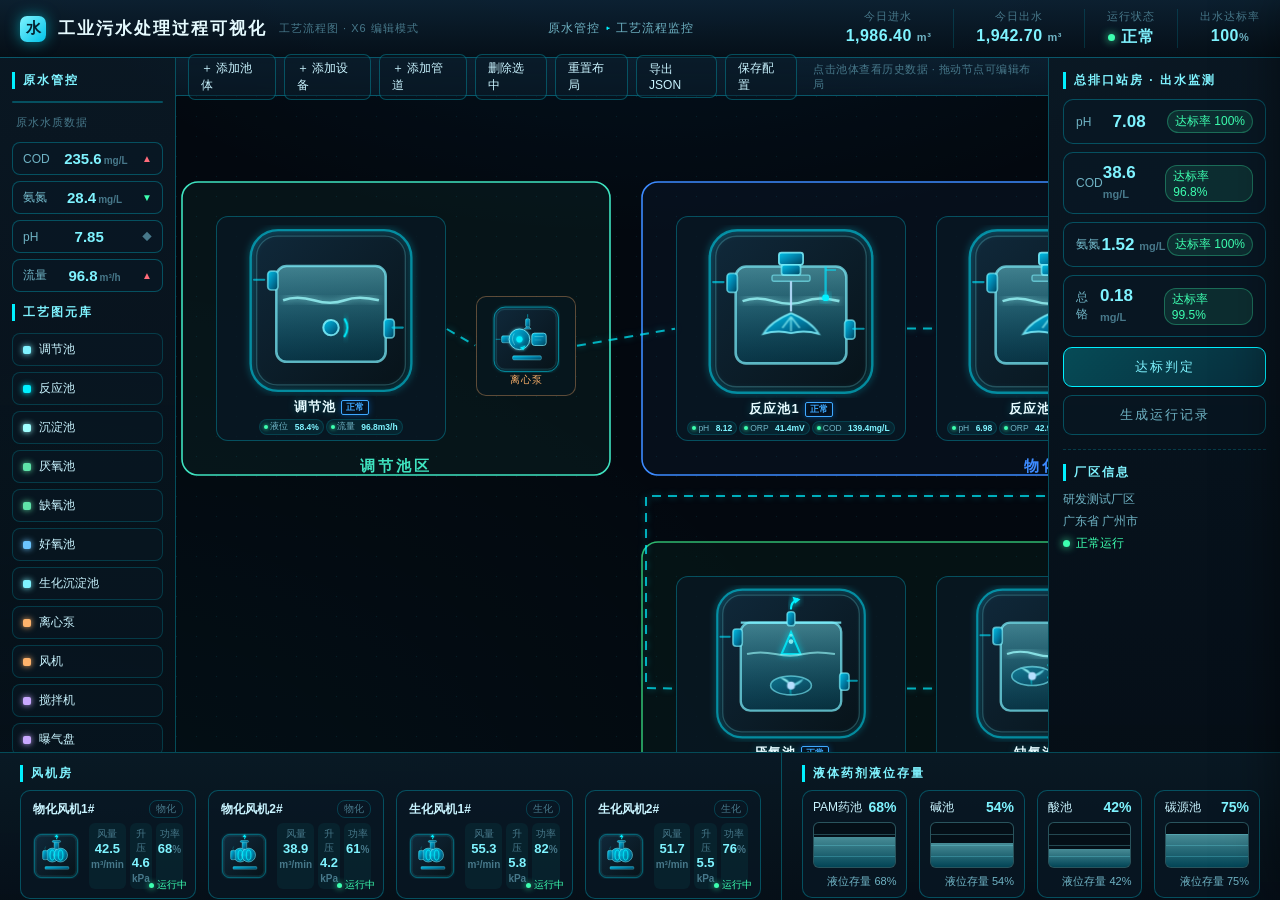
<file: index.html>
<!DOCTYPE html>
<html lang="zh-CN">
<head>
<meta charset="UTF-8">
<meta name="viewport" content="width=device-width, initial-scale=1.0">
<title>工业污水处理过程可视化 · 工艺流程编辑</title>
<link rel="stylesheet" href="css/style.css?v=20260908l">
</head>
<body>

<!-- ===================== 顶栏 ===================== -->
<header class="topbar">
  <div class="topbar-left">
    <div class="logo-mark"></div>
    <div class="logo-title">工业污水处理过程可视化</div>
    <div class="logo-sub">工艺流程图 · X6 编辑模式</div>
  </div>
  <div class="topbar-mid">
    <span class="nav-hint">原水管控 <i class="nav-arrow">▸</i> 工艺流程监控</span>
  </div>
  <div class="topbar-right">
    <div class="stat"><label>今日进水</label><b>1,986.40 <i>m³</i></b></div>
    <div class="stat"><label>今日出水</label><b>1,942.70 <i>m³</i></b></div>
    <div class="stat"><label>运行状态</label><b class="ok-badge"><span class="dot"></span>正常</b></div>
    <div class="stat"><label>出水达标率</label><b>100<i>%</i></b></div>
  </div>
</header>

<!-- ===================== 主体三栏 ===================== -->
<div class="main">

  <!-- 左栏：原水管控 -->
  <aside class="leftnav">
    <div class="nav-caption">原水管控</div>
    <div class="nav-switch" id="sourceSwitch">
      <div class="switch-opt active" data-mode="station"><span class="switch-ico">◈</span>在线监测站房</div>
      <div class="switch-opt" data-mode="device"><span class="switch-ico">◉</span>原水管控装置</div>
    </div>
    <div class="nav-data-title">原水水质数据</div>
    <div class="nav-data" id="navData"><!-- JS 渲染 COD/氨氮/pH/流量 --></div>

    <div class="nav-caption">工艺图元库</div>
    <div class="stencil" id="stencil">
      <div class="stencil-item" data-svg="调节池"><span class="sdot" style="--c:#7FF3FF"></span>调节池</div>
      <div class="stencil-item" data-svg="反应池"><span class="sdot" style="--c:#00F0FF"></span>反应池</div>
      <div class="stencil-item" data-svg="沉淀池"><span class="sdot" style="--c:#9FFFFF"></span>沉淀池</div>
      <div class="stencil-item" data-svg="厌氧池"><span class="sdot" style="--c:#5FE3A8"></span>厌氧池</div>
      <div class="stencil-item" data-svg="缺氧池"><span class="sdot" style="--c:#5FE3A8"></span>缺氧池</div>
      <div class="stencil-item" data-svg="好氧池"><span class="sdot" style="--c:#6BC5FF"></span>好氧池</div>
      <div class="stencil-item" data-svg="二沉池"><span class="sdot" style="--c:#7FF3FF"></span>生化沉淀池</div>
      <div class="stencil-item" data-svg="水泵"><span class="sdot" style="--c:#FFB36B"></span>离心泵</div>
      <div class="stencil-item" data-svg="风机"><span class="sdot" style="--c:#FFB36B"></span>风机</div>
      <div class="stencil-item" data-svg="搅拌机"><span class="sdot" style="--c:#C9A8FF"></span>搅拌机</div>
      <div class="stencil-item" data-svg="曝气盘"><span class="sdot" style="--c:#C9A8FF"></span>曝气盘</div>
    </div>
    <div class="stencil-tip">点击图元添加至画布，节点可拖动，选中后 Delete 删除</div>
  </aside>

  <!-- 中栏：X6 画布 -->
  <section class="canvas-wrap">
    <div class="canvas-toolbar" id="canvasToolbar">
      <span class="tool-btn" data-act="add-pool">＋ 添加池体</span>
      <span class="tool-btn" data-act="add-device">＋ 添加设备</span>
      <span class="tool-btn" data-act="add-pipe">＋ 添加管道</span>
      <span class="tool-btn danger" data-act="del">删除选中</span>
      <span class="tool-btn" data-act="reset">重置布局</span>
      <span class="tool-btn" data-act="export">导出JSON</span>
      <span class="tool-btn primary" data-act="save">保存配置</span>
      <span class="toolbar-spacer"></span>
      <span class="canvas-hint">点击池体查看历史数据 · 拖动节点可编辑布局</span>
    </div>
    <div class="canvas-container" id="graphContainer"></div>
  </section>

  <!-- 右栏：总排口站房 -->
  <aside class="rightpanel">
    <div class="rp-title">总排口站房 · 出水监测</div>
    <div class="outlet-list" id="outletList">
      <!-- JS 渲染 -->
    </div>
    <div class="outlet-btns">
      <button class="btn-stand" id="btnStand">达标判定</button>
      <button class="btn-export" id="btnExport">生成运行记录</button>
    </div>
    <div class="rp-divider"></div>
    <div class="rp-title">厂区信息</div>
    <div class="plant-info">
      <div>研发测试厂区</div>
      <div>广东省 广州市</div>
      <div class="plant-status"><span class="dot"></span>正常运行</div>
    </div>
  </aside>
</div>

<!-- ===================== 底部：风机房 + 药剂 ===================== -->
<div class="bottombar">
  <div class="fans-section">
    <div class="bb-title">风机房</div>
    <div class="fans-grid" id="fansGrid">
      <!-- JS 渲染 -->
    </div>
  </div>
  <div class="chem-section">
    <div class="bb-title">液体药剂液位存量</div>
    <div class="chem-grid" id="chemGrid">
      <!-- JS 渲染 -->
    </div>
  </div>
</div>

<!-- ===================== 池体详情抽屉 ===================== -->
<div class="drawer-mask" id="drawerMask"></div>
<aside class="drawer" id="drawer">
  <div class="drawer-head">
    <div>
      <div class="drawer-title" id="drawerTitle">调节池</div>
      <div class="drawer-sub" id="drawerSub">历史数据 · 过程设备 vs 化验室</div>
    </div>
    <button class="drawer-close" id="drawerClose">×</button>
  </div>

  <div class="drawer-body">
    <div class="param-tabs" id="paramTabs">
      <!-- JS 渲染 参数切换 -->
    </div>
    <div class="time-range" id="timeRange">
      <span data-range="24h" class="active">近24小时</span>
      <span data-range="7d">近7天</span>
      <span data-range="30d">近30天</span>
    </div>
    <div class="chart-box">
      <div class="chart-legend">
        <span class="lg lg-proc"><i></i>过程监测设备</span>
        <span class="lg lg-lab"><i></i>化验室数据</span>
        <span class="lg-lg" id="chartUnit"></span>
      </div>
      <div class="chart" id="chart"></div>
    </div>
    <div class="data-table-wrap">
      <div class="dt-title">最近化验室数据</div>
      <table class="data-table" id="dataTable">
        <thead><tr><th>时间</th><th>化验值</th><th>过程设备值</th><th>偏差</th></tr></thead>
        <tbody></tbody>
      </table>
    </div>
  </div>
</aside>

<!-- 图元选择弹层（添加池体/设备） -->
<div class="modal-mask" id="modalMask">
  <div class="modal">
    <div class="modal-title" id="modalTitle">添加池体</div>
    <div class="modal-grid" id="modalGrid"></div>
    <div class="modal-foot"><button class="modal-cancel" id="modalCancel">取消</button></div>
  </div>
</div>

<!-- X6 v2.19.2 UMD（本地内置，避免 jsdelivr 不可达时白屏） -->
<script src="js/vendor/x6.min.js?v=20260921"></script>
<!-- ECharts 5.5.1 UMD（本地内置） -->
<script src="js/vendor/echarts.min.js?v=20260921"></script>
<script src="js/svg-assets.js?v=20260908l"></script>
<script src="js/mock-data.js?v=20260908l"></script>
<script src="js/app.js?v=20260908l"></script>
</body>
</html>
</file>
<file: css/style.css>
/* ============================================================
   工业污水处理过程可视化 · 工艺流程编辑页（X6）
   深空青科技风（青色渐变 + 外发光 + 线框）
   ============================================================ */

:root {
  --bg-deep: #04090f;
  --bg-panel: #0a1a26;
  --bg-card: rgba(9, 24, 36, .72);
  --line: rgba(0, 229, 255, .28);
  --cyan: #00f0ff;
  --cyan-soft: #7ff3ff;
  --cyan-dim: #00c2e8;
  --amber: #ffb36b;
  --green: #5fe3a8;
  --text: #c9f4ff;
  --text-dim: #6fb3c4;
  --text-faint: #47788a;
  --ok: #3dffb0;
  --warn: #ffcf5c;
  --err: #ff6b7a;
  --font: "Microsoft YaHei", "PingFang SC", "Helvetica Neue", sans-serif;
}

* { margin: 0; padding: 0; box-sizing: border-box; }

html, body {
  height: 100%;
  overflow: hidden;
  background: var(--bg-deep);
  color: var(--text);
  font-family: var(--font);
  font-size: 13px;
}

body {
  display: flex;
  flex-direction: column;
  background:
    radial-gradient(ellipse 80% 60% at 50% -10%, rgba(0, 120, 200, .18), transparent 60%),
    radial-gradient(ellipse at 0% 100%, rgba(0, 240, 255, .06), transparent 50%),
    var(--bg-deep);
}

/* 泛光文字 */
@keyframes pulseGlow {
  0%, 100% { opacity: 1; }
  50% { opacity: .6; }
}

/* ===================== 顶栏 ===================== */
.topbar {
  display: flex;
  align-items: center;
  height: 58px;
  padding: 0 20px;
  border-bottom: 1px solid var(--line);
  background: linear-gradient(180deg, rgba(13, 34, 51, .9), rgba(6, 15, 24, .9));
  flex-shrink: 0;
}
.topbar-left { display: flex; align-items: center; gap: 12px; min-width: 320px; }
.logo-mark {
  width: 26px; height: 26px; border-radius: 7px;
  background: linear-gradient(135deg, var(--cyan-soft), var(--cyan-dim));
  box-shadow: 0 0 14px rgba(0, 240, 255, .5);
  position: relative;
}
.logo-mark::after {
  content: "水"; position: absolute; inset: 0;
  display: flex; align-items: center; justify-content: center;
  color: #03202e; font-size: 15px; font-weight: 700;
}
.logo-title { font-size: 17px; font-weight: 600; letter-spacing: 2px; color: #e6fbff; }
.logo-sub { font-size: 11px; color: var(--text-faint); letter-spacing: 1px; }
.topbar-mid { flex: 1; text-align: center; }
.nav-hint { color: var(--text-dim); letter-spacing: 1px; font-size: 12px; }
.nav-arrow { color: var(--cyan); font-style: normal; }
.topbar-right { display: flex; gap: 22px; }
.stat { text-align: center; padding-left: 22px; border-left: 1px solid rgba(0,229,255,.15); }
.stat:first-child { border-left: none; }
.stat label { display: block; font-size: 11px; color: var(--text-faint); letter-spacing: 1px; margin-bottom: 3px; }
.stat b { font-size: 16px; font-weight: 600; color: var(--cyan-soft); letter-spacing: .5px; }
.stat b i { font-style: normal; font-size: 11px; color: var(--text-dim); }
.ok-badge { display: inline-flex; align-items: center; gap: 6px; }
.ok-badge .dot { width: 7px; height: 7px; border-radius: 50%; background: var(--ok); box-shadow: 0 0 8px var(--ok); animation: pulseGlow 2s infinite; }

/* ===================== 主体三栏 ===================== */
.main {
  flex: 1;
  display: flex;
  min-height: 0;
}

/* ---- 左栏 ---- */
.leftnav {
  width: 176px;
  flex-shrink: 0;
  border-right: 1px solid var(--line);
  background: linear-gradient(180deg, rgba(10, 26, 38, .85), rgba(6, 15, 24, .9));
  padding: 14px 12px;
  display: flex;
  flex-direction: column;
  gap: 12px;
  overflow-y: auto;
}
.nav-caption {
  font-size: 12px; font-weight: 600; letter-spacing: 2px; color: var(--cyan-soft);
  padding-left: 8px; border-left: 3px solid var(--cyan);
}
.nav-switch {
  background: var(--bg-card);
  border: 1px solid var(--line);
  border-radius: 10px;
  overflow: hidden;
}
.switch-opt {
  padding: 9px 12px;
  display: flex; align-items: center; gap: 8px;
  color: var(--text-dim); cursor: pointer;
  transition: background .15s, color .15s;
  font-size: 12px;
}
.switch-opt + .switch-opt { border-top: 1px solid rgba(0,229,255,.12); }
.switch-opt.active { background: rgba(0, 240, 255, .12); color: var(--cyan-soft); }
.switch-opt:hover:not(.active) { background: rgba(0, 240, 255, .06); }
.switch-ico { font-size: 13px; }
.switch-opt.active .switch-ico { text-shadow: 0 0 8px var(--cyan); }

.stencil { display: flex; flex-direction: column; gap: 6px; }
.stencil-item {
  display: flex; align-items: center; gap: 8px;
  padding: 7px 10px;
  border: 1px solid rgba(0,229,255,.18);
  border-radius: 8px;
  background: rgba(9, 24, 36, .5);
  cursor: pointer; user-select: none;
  color: var(--text); font-size: 12px;
  transition: all .15s;
}
.stencil-item:hover { border-color: var(--cyan); background: rgba(0,240,255,.08); transform: translateX(2px); }
.sdot { width: 8px; height: 8px; border-radius: 2px; background: var(--c, var(--cyan)); box-shadow: 0 0 6px var(--c, var(--cyan)); flex-shrink: 0; }
.stencil-tip { font-size: 11px; color: var(--text-faint); line-height: 1.6; padding: 2px 4px; }

/* 原水水质数据（COD/氨氮/pH/流量） */
.nav-data-title { font-size: 11px; color: var(--text-faint); letter-spacing: 1px; padding-left: 4px; }
.nav-data { display: flex; flex-direction: column; gap: 6px; }
.nav-data-item {
  background: var(--bg-card);
  border: 1px solid var(--line);
  border-radius: 8px;
  padding: 7px 10px;
  display: flex; align-items: center; justify-content: space-between;
}
.nav-data-item .nd-name { font-size: 12px; color: var(--text-dim); }
.nav-data-item .nd-val { font-size: 15px; font-weight: 600; color: var(--cyan-soft); }
.nav-data-item .nd-val i { font-style: normal; font-size: 10px; color: var(--text-faint); margin-left: 2px; }
.nav-data-item .nd-trend { font-size: 10px; }
.nav-data-item .trend-up { color: var(--err); }
.nav-data-item .trend-down { color: var(--ok); }
.nav-data-item .trend-flat { color: var(--text-faint); }

/* ---- 中栏 画布 ---- */
.canvas-wrap { flex: 1; position: relative; min-width: 0; background: rgba(4, 9, 15, .4); }
.canvas-toolbar {
  position: absolute; top: 0; left: 0; right: 0; z-index: 20;
  height: 38px;
  display: flex; align-items: center; gap: 8px;
  padding: 0 12px;
  background: linear-gradient(180deg, rgba(13,34,51,.85), rgba(13,34,51,.55));
  border-bottom: 1px solid var(--line);
  backdrop-filter: blur(4px);
}
.tool-btn {
  padding: 5px 12px;
  border: 1px solid var(--line);
  border-radius: 7px;
  color: var(--text); font-size: 12px;
  cursor: pointer; user-select: none;
  transition: all .15s;
  background: rgba(9,24,36,.5);
}
.tool-btn:hover { border-color: var(--cyan); color: var(--cyan-soft); background: rgba(0,240,255,.08); }
.tool-btn.active { border-color: var(--cyan); color: var(--cyan-soft); background: rgba(0,240,255,.18); box-shadow: 0 0 10px rgba(0,240,255,.35); }
.tool-btn.danger:hover { border-color: var(--err); color: var(--err); }
.toolbar-spacer { flex: 1; }
.canvas-hint { font-size: 11px; color: var(--text-faint); letter-spacing: .5px; }
.canvas-container { position: absolute; top: 38px; left: 0; right: 0; bottom: 0; }

.section-label {
  position: absolute; z-index: 5;
  font-size: 15px; font-weight: 600; letter-spacing: 6px;
  color: var(--cyan-soft);
  text-shadow: 0 0 12px rgba(0,240,255,.4);
  pointer-events: none;
  opacity: .85;
}
.section-label::after {
  content: ""; position: absolute; left: 78px; top: 50%;
  width: 60px; height: 1px; background: linear-gradient(90deg, var(--cyan), transparent);
}

/* X6 画布底色 */
.x6-graph { background: transparent; }

/* ===================== 右栏 总排口 ===================== */
.rightpanel {
  width: 232px;
  flex-shrink: 0;
  border-left: 1px solid var(--line);
  background: linear-gradient(180deg, rgba(10,26,38,.85), rgba(6,15,24,.9));
  padding: 14px 14px;
  display: flex; flex-direction: column; gap: 10px;
  overflow-y: auto;
}
.rp-title {
  font-size: 12px; font-weight: 600; letter-spacing: 2px; color: var(--cyan-soft);
  padding-left: 8px; border-left: 3px solid var(--cyan);
}
.outlet-list { display: flex; flex-direction: column; gap: 8px; }
.outlet-item {
  background: var(--bg-card);
  border: 1px solid var(--line);
  border-radius: 10px;
  padding: 10px 12px;
  display: flex; align-items: center; justify-content: space-between;
}
.outlet-item .o-name { font-size: 12px; color: var(--text-dim); }
.outlet-item .o-val { font-size: 17px; font-weight: 600; color: var(--cyan-soft); }
.outlet-item .o-val i { font-style: normal; font-size: 11px; color: var(--text-faint); }
.outlet-item .o-rate {
  font-size: 12px; color: var(--ok);
  background: rgba(61,255,176,.1);
  border: 1px solid rgba(61,255,176,.3);
  padding: 2px 7px; border-radius: 12px;
}
.outlet-item .o-rate.bad { color: var(--err); background: rgba(255,107,122,.1); border-color: rgba(255,107,122,.3); }
.outlet-btns { display: flex; flex-direction: column; gap: 8px; }
.btn-stand, .btn-export {
  padding: 10px;
  border-radius: 9px; font-size: 13px; cursor: pointer;
  letter-spacing: 2px; transition: all .15s;
}
.btn-stand {
  background: linear-gradient(135deg, rgba(0,240,255,.25), rgba(0,194,232,.15));
  border: 1px solid var(--cyan);
  color: var(--cyan-soft);
}
.btn-stand:hover { box-shadow: 0 0 16px rgba(0,240,255,.4); }
.btn-export {
  background: rgba(9,24,36,.5); border: 1px solid var(--line);
  color: var(--text-dim);
}
.btn-export:hover { border-color: var(--cyan); color: var(--cyan-soft); }
.rp-divider { border-top: 1px dashed rgba(0,229,255,.2); margin: 4px 0; }
.plant-info { display: flex; flex-direction: column; gap: 5px; font-size: 12px; color: var(--text-dim); }
.plant-status { display: flex; align-items: center; gap: 6px; color: var(--ok); }
.plant-status .dot { width: 7px; height: 7px; border-radius: 50%; background: var(--ok); box-shadow: 0 0 8px var(--ok); }

/* ===================== 底部 ===================== */
.bottombar {
  height: 148px;
  flex-shrink: 0;
  display: flex;
  border-top: 1px solid var(--line);
  background: linear-gradient(180deg, rgba(10,26,38,.9), rgba(6,15,24,.95));
}
.fans-section {
  flex: 1.4;
  padding: 12px 20px;
  display: flex; flex-direction: column; gap: 8px;
  border-right: 1px solid var(--line);
}
.chem-section {
  flex: 1;
  padding: 12px 20px;
  display: flex; flex-direction: column; gap: 8px;
}
.bb-title {
  font-size: 12px; font-weight: 600; letter-spacing: 2px; color: var(--cyan-soft);
  padding-left: 8px; border-left: 3px solid var(--cyan);
}
.fans-grid { display: flex; gap: 12px; flex: 1; }
.fan-card {
  flex: 1;
  background: var(--bg-card);
  border: 1px solid var(--line);
  border-radius: 10px;
  padding: 9px 12px;
  display: flex; flex-direction: column; gap: 5px;
  position: relative;
}
.fan-card .fan-head { display: flex; align-items: center; justify-content: space-between; }
.fan-card .fan-name { font-size: 12px; color: var(--text); font-weight: 600; }
.fan-card .fan-kind { font-size: 10px; color: var(--text-faint); border: 1px solid rgba(0,229,255,.2); padding: 1px 6px; border-radius: 8px; }
.fan-card .fan-body { display: flex; align-items: center; gap: 10px; }
.fan-svg { width: 46px; height: 46px; flex-shrink: 0; }
.fan-svg svg { width: 100%; height: 100%; }
.fan-metrics { flex: 1; display: grid; grid-template-columns: repeat(3, 1fr); gap: 4px; }
.fan-metric { text-align: center; background: rgba(0,240,255,.05); border-radius: 6px; padding: 4px 2px; }
.fan-metric label { display: block; font-size: 10px; color: var(--text-faint); }
.fan-metric b { font-size: 13px; color: var(--cyan-soft); font-weight: 600; }
.fan-metric b i { font-style: normal; font-size: 10px; color: var(--text-faint); }
.fan-state { position: absolute; right: 8px; bottom: 6px; font-size: 10px; color: var(--ok); }
.fan-state .dot { width: 5px; height: 5px; border-radius: 50%; background: var(--ok); display: inline-block; margin-right: 3px; box-shadow: 0 0 6px var(--ok); }

.chem-grid { display: flex; gap: 12px; flex: 1; }
.chem-card {
  flex: 1;
  background: var(--bg-card);
  border: 1px solid var(--line);
  border-radius: 10px;
  padding: 8px 10px;
  display: flex; flex-direction: column; gap: 6px;
}
.chem-name { font-size: 12px; color: var(--text); display: flex; justify-content: space-between; }
.chem-name b { color: var(--cyan-soft); font-size: 14px; }
.chem-tank { position: relative; height: 46px; background: rgba(0,0,0,.3); border: 1px solid rgba(127,243,255,.3); border-radius: 6px; overflow: hidden; }
.chem-tank .chem-fill { position: absolute; left: 0; right: 0; bottom: 0; background: linear-gradient(180deg, rgba(127,243,255,.6), rgba(0,194,232,.35)); transition: height .5s ease; }
.chem-tank .chem-scale {
  position: absolute; top: 25%; left: 0; right: 0; height: 1px; background: rgba(127,243,255,.25);
  box-shadow: 0 11px 0 rgba(127,243,255,.25), 0 22px 0 rgba(127,243,255,.25);
}
.chem-level { font-size: 11px; color: var(--text-dim); text-align: right; }

/* ===================== 抽屉（池体详情） ===================== */
.drawer-mask {
  position: fixed; inset: 0; z-index: 40;
  background: rgba(2, 8, 12, .55);
  opacity: 0; pointer-events: none;
  transition: opacity .25s;
}
.drawer-mask.show { opacity: 1; pointer-events: auto; }
.drawer {
  position: fixed; top: 0; right: -460px; bottom: 0; z-index: 50;
  width: 440px;
  background: linear-gradient(180deg, #0c1e2c, #071118);
  border-left: 1px solid var(--line);
  box-shadow: -18px 0 50px rgba(0,0,0,.5);
  transition: right .3s cubic-bezier(.22, .8, .36, 1);
  display: flex; flex-direction: column;
}
.drawer.show { right: 0; }
.drawer-head {
  padding: 18px 20px;
  border-bottom: 1px solid var(--line);
  display: flex; align-items: flex-start; justify-content: space-between;
  background: linear-gradient(90deg, rgba(0,240,255,.1), transparent);
}
.drawer-title { font-size: 18px; font-weight: 600; color: var(--cyan-soft); letter-spacing: 1px; }
.drawer-sub { font-size: 12px; color: var(--text-faint); margin-top: 3px; letter-spacing: 1px; }
.drawer-close {
  width: 30px; height: 30px; border-radius: 8px;
  border: 1px solid var(--line); background: rgba(9,24,36,.5);
  color: var(--text-dim); font-size: 18px; cursor: pointer;
  transition: all .15s;
}
.drawer-close:hover { border-color: var(--err); color: var(--err); }
.drawer-body { flex: 1; overflow-y: auto; padding: 16px 20px; display: flex; flex-direction: column; gap: 14px; }

.param-tabs { display: flex; flex-wrap: wrap; gap: 8px; }
.param-tab {
  padding: 6px 14px; border-radius: 18px;
  border: 1px solid var(--line);
  background: rgba(9,24,36,.5);
  color: var(--text-dim); font-size: 12px; cursor: pointer;
  transition: all .15s; user-select: none;
}
.param-tab:hover { border-color: var(--cyan); color: var(--cyan-soft); }
.param-tab.active {
  background: linear-gradient(135deg, rgba(0,240,255,.28), rgba(0,194,232,.15));
  border-color: var(--cyan); color: var(--cyan-soft);
  box-shadow: 0 0 12px rgba(0,240,255,.25);
}

.time-range { display: flex; gap: 6px; }
.time-range span {
  padding: 4px 12px; border-radius: 6px; cursor: pointer;
  font-size: 11px; color: var(--text-dim);
  border: 1px solid transparent;
  transition: all .15s;
}
.time-range span:hover { color: var(--cyan-soft); }
.time-range span.active { color: var(--cyan-soft); border-color: var(--cyan); background: rgba(0,240,255,.1); }

.chart-box { background: rgba(6, 15, 24, .6); border: 1px solid var(--line); border-radius: 10px; padding: 10px 10px 6px; }
.chart-legend { display: flex; align-items: center; gap: 16px; padding: 0 6px 8px; }
.lg { display: flex; align-items: center; gap: 6px; font-size: 11px; color: var(--text-dim); }
.lg i { width: 16px; height: 3px; border-radius: 2px; display: inline-block; }
.lg-proc i { background: var(--cyan); box-shadow: 0 0 6px var(--cyan); }
.lg-lab i { background: var(--amber); }
.lg-lg { margin-left: auto; font-size: 11px; color: var(--cyan-soft); }
.chart { height: 260px; }

.data-table-wrap { background: rgba(6,15,24,.6); border: 1px solid var(--line); border-radius: 10px; padding: 10px; }
.dt-title { font-size: 12px; color: var(--cyan-soft); letter-spacing: 1px; margin-bottom: 8px; }
.data-table { width: 100%; border-collapse: collapse; font-size: 11px; }
.data-table th {
  text-align: left; color: var(--text-faint); font-weight: 500;
  padding: 6px 4px; border-bottom: 1px solid var(--line);
}
.data-table td { padding: 6px 4px; border-bottom: 1px solid rgba(0,229,255,.08); color: var(--text); }
.data-table tr:last-child td { border-bottom: none; }
.data-table .pos { color: var(--ok); }
.data-table .neg { color: var(--warn); }

/* ===================== 图元选择弹层 ===================== */
.modal-mask {
  position: fixed; inset: 0; z-index: 60;
  background: rgba(2, 8, 12, .6);
  display: none; align-items: center; justify-content: center;
}
.modal-mask.show { display: flex; }
.modal {
  width: 620px; max-width: 92vw;
  background: linear-gradient(180deg, #0c1e2c, #071118);
  border: 1px solid var(--line);
  border-radius: 14px;
  padding: 18px;
  box-shadow: 0 20px 60px rgba(0,0,0,.6);
}
.modal-title { font-size: 15px; font-weight: 600; color: var(--cyan-soft); letter-spacing: 2px; margin-bottom: 14px; }
.modal-grid { display: grid; grid-template-columns: repeat(4, 1fr); gap: 10px; }
.modal-item {
  border: 1px solid var(--line); border-radius: 10px;
  background: var(--bg-card);
  padding: 12px 8px; text-align: center; cursor: pointer;
  transition: all .15s;
}
.modal-item:hover { border-color: var(--cyan); transform: translateY(-2px); box-shadow: 0 6px 18px rgba(0,240,255,.18); }
.modal-item .mi-svg { height: 56px; display: flex; align-items: center; justify-content: center; }
.modal-item .mi-svg svg { width: 56px; height: 56px; }
.modal-item .mi-name { font-size: 12px; color: var(--text); margin-top: 4px; }
.modal-foot { margin-top: 14px; text-align: right; }
.modal-cancel {
  padding: 7px 18px; border-radius: 8px; cursor: pointer;
  border: 1px solid var(--line); background: rgba(9,24,36,.5); color: var(--text-dim);
  transition: all .15s;
}
.modal-cancel:hover { border-color: var(--cyan); color: var(--cyan-soft); }

/* ===================== X6 节点内部样式 ===================== */
.pool-node {
  width: 100%; height: 100%;
  background: rgba(9, 24, 36, .72);
  border: 1px solid rgba(0, 229, 255, .28);
  border-radius: 12px;
  overflow: hidden;
  display: flex; flex-direction: column;
  font-family: var(--font);
  position: relative;
}
.pool-node::before {
  content: ""; position: absolute; inset: 0;
  border-radius: 12px;
  border: 1px solid transparent;
  transition: border-color .15s;
  pointer-events: none;
}
/* SVG 动图占主体 */
.pool-svg {
  flex: 1; min-height: 0;
  display: flex; align-items: center; justify-content: center;
  padding: 8px 8px 2px;
}
.pool-svg svg { width: 100%; height: 100%; }
/* 工艺名称放图下方，参数小字 */
.pool-meta {
  flex-shrink: 0;
  padding: 0 4px 5px;
  display: flex; flex-direction: column; align-items: center; gap: 3px;
}
.pool-title {
  font-size: 13px; font-weight: 600; letter-spacing: 1px;
  color: #e6fbff;
  text-shadow: 0 0 8px rgba(0,240,255,.25);
  display: inline-flex; align-items: center; gap: 5px;
}
/* 工艺状态展示框：方形，正常=蓝 / 异常=黄 / 预警=红 */
.pool-status {
  display: inline-flex; align-items: center; justify-content: center;
  min-width: 26px; height: 15px;
  padding: 0 4px;
  font-size: 9px; font-weight: 700; letter-spacing: 0;
  line-height: 1;
  border-radius: 2px;
  border: 1px solid currentColor;
  background: rgba(4, 12, 20, .55);
  text-shadow: none;
  flex-shrink: 0;
}
.pool-status.st-normal   { color: #3fa9ff; box-shadow: 0 0 6px rgba(0,130,255,.4), inset 0 0 5px rgba(0,130,255,.18); }
.pool-status.st-abnormal { color: #ffd24d; box-shadow: 0 0 6px rgba(255,196,0,.45), inset 0 0 5px rgba(255,196,0,.2); }
.pool-status.st-warning  { color: #ff5d6b; box-shadow: 0 0 6px rgba(255,60,90,.45), inset 0 0 5px rgba(255,60,90,.2); }
.pool-params {
  display: flex; flex-wrap: wrap; gap: 2px;
  justify-content: center;
}
.param {
  display: inline-flex; align-items: center; gap: 2px;
  font-size: 8.5px; color: var(--text);
  background: rgba(0, 240, 255, .07);
  border: 1px solid rgba(0, 229, 255, .14);
  padding: 1px 4px; border-radius: 8px;
  white-space: nowrap;
}
.param .p-ok {
  width: 4px; height: 4px; border-radius: 50%;
  background: var(--ok); box-shadow: 0 0 4px var(--ok);
  flex-shrink: 0;
}
.param .p-name { color: var(--text-dim); }
.param .p-val { color: var(--cyan-soft); font-weight: 600; }

/* ===== 动态水流线 ===== */
.flow-line {
  stroke-dasharray: 9 7;
  animation: flow-run 0.8s linear infinite;
}
@keyframes flow-run { to { stroke-dashoffset: -16; } }

/* ===== 曝气气泡上升动画 ===== */
.anim-bubble {
  transform-box: fill-box;
  transform-origin: center;
  animation: bubble-rise 1.7s linear infinite;
  opacity: 0;
}
@keyframes bubble-rise {
  0% { transform: translateY(8px); opacity: 0; }
  18% { opacity: .9; }
  100% { transform: translateY(-26px); opacity: 0; }
}

/* ===== 3D 立体旋转（叶轮绕垂直传动轴，透视立体感，非平面旋转） ===== */
.stir-3d {
  transform-box: view-box;
  transform-style: preserve-3d;
  animation: stir3d 4s linear infinite;
}
@keyframes stir3d {
  from { transform: perspective(160px) rotateY(0deg); }
  to   { transform: perspective(160px) rotateY(360deg); }
}

/* 设备节点（离心泵等） */
.device-node {
  width: 100%; height: 100%;
  display: flex; align-items: center; justify-content: center;
  flex-direction: column;
  background: rgba(9, 24, 36, .55);
  border: 1px solid rgba(255, 179, 107, .35);
  border-radius: 10px;
}
.device-node svg { width: 70%; height: 70%; }
.device-node .dev-name { font-size: 10px; color: var(--amber); letter-spacing: 1px; }

/* 选中态：由 X6 的 body 触发，这里补充发光 */
.x6-node-selected .pool-node { border-color: var(--cyan); box-shadow: 0 0 18px rgba(0,240,255,.35); }
.x6-node-selected .device-node { border-color: var(--amber); box-shadow: 0 0 18px rgba(255,179,107,.3); }

/* 自维护选中态（点击节点高亮，供 Delete 删除） */
.x6-node.my-selected .pool-node { border-color: var(--cyan); box-shadow: 0 0 22px rgba(0,240,255,.5); }
.x6-node.my-selected .device-node { border-color: var(--amber); box-shadow: 0 0 22px rgba(255,179,107,.45); }

/* 提示气泡 */
.node-tip {
  position: absolute; z-index: 90;
  background: rgba(6, 20, 30, .95);
  border: 1px solid var(--cyan);
  border-radius: 8px;
  padding: 8px 12px;
  font-size: 11px; color: var(--cyan-soft);
  box-shadow: 0 6px 20px rgba(0,0,0,.5);
  pointer-events: none;
  white-space: nowrap;
  letter-spacing: .5px;
}

/* X6 连接线 */
.x6-edge path {
  filter: drop-shadow(0 0 3px rgba(0, 240, 255, .5));
}

/* 滚动条 */
::-webkit-scrollbar { width: 8px; height: 8px; }
::-webkit-scrollbar-thumb { background: rgba(0,229,255,.25); border-radius: 4px; }
::-webkit-scrollbar-thumb:hover { background: rgba(0,229,255,.4); }
::-webkit-scrollbar-track { background: rgba(0,0,0,.2); }

/* ===================== 响应式（窄屏退化为可滚动） ===================== */
@media (max-width: 1100px) {
  .rightpanel { width: 200px; }
  .leftnav { width: 150px; }
  .topbar-right .stat { padding-left: 12px; }
  .stat b { font-size: 14px; }
}
</file>
